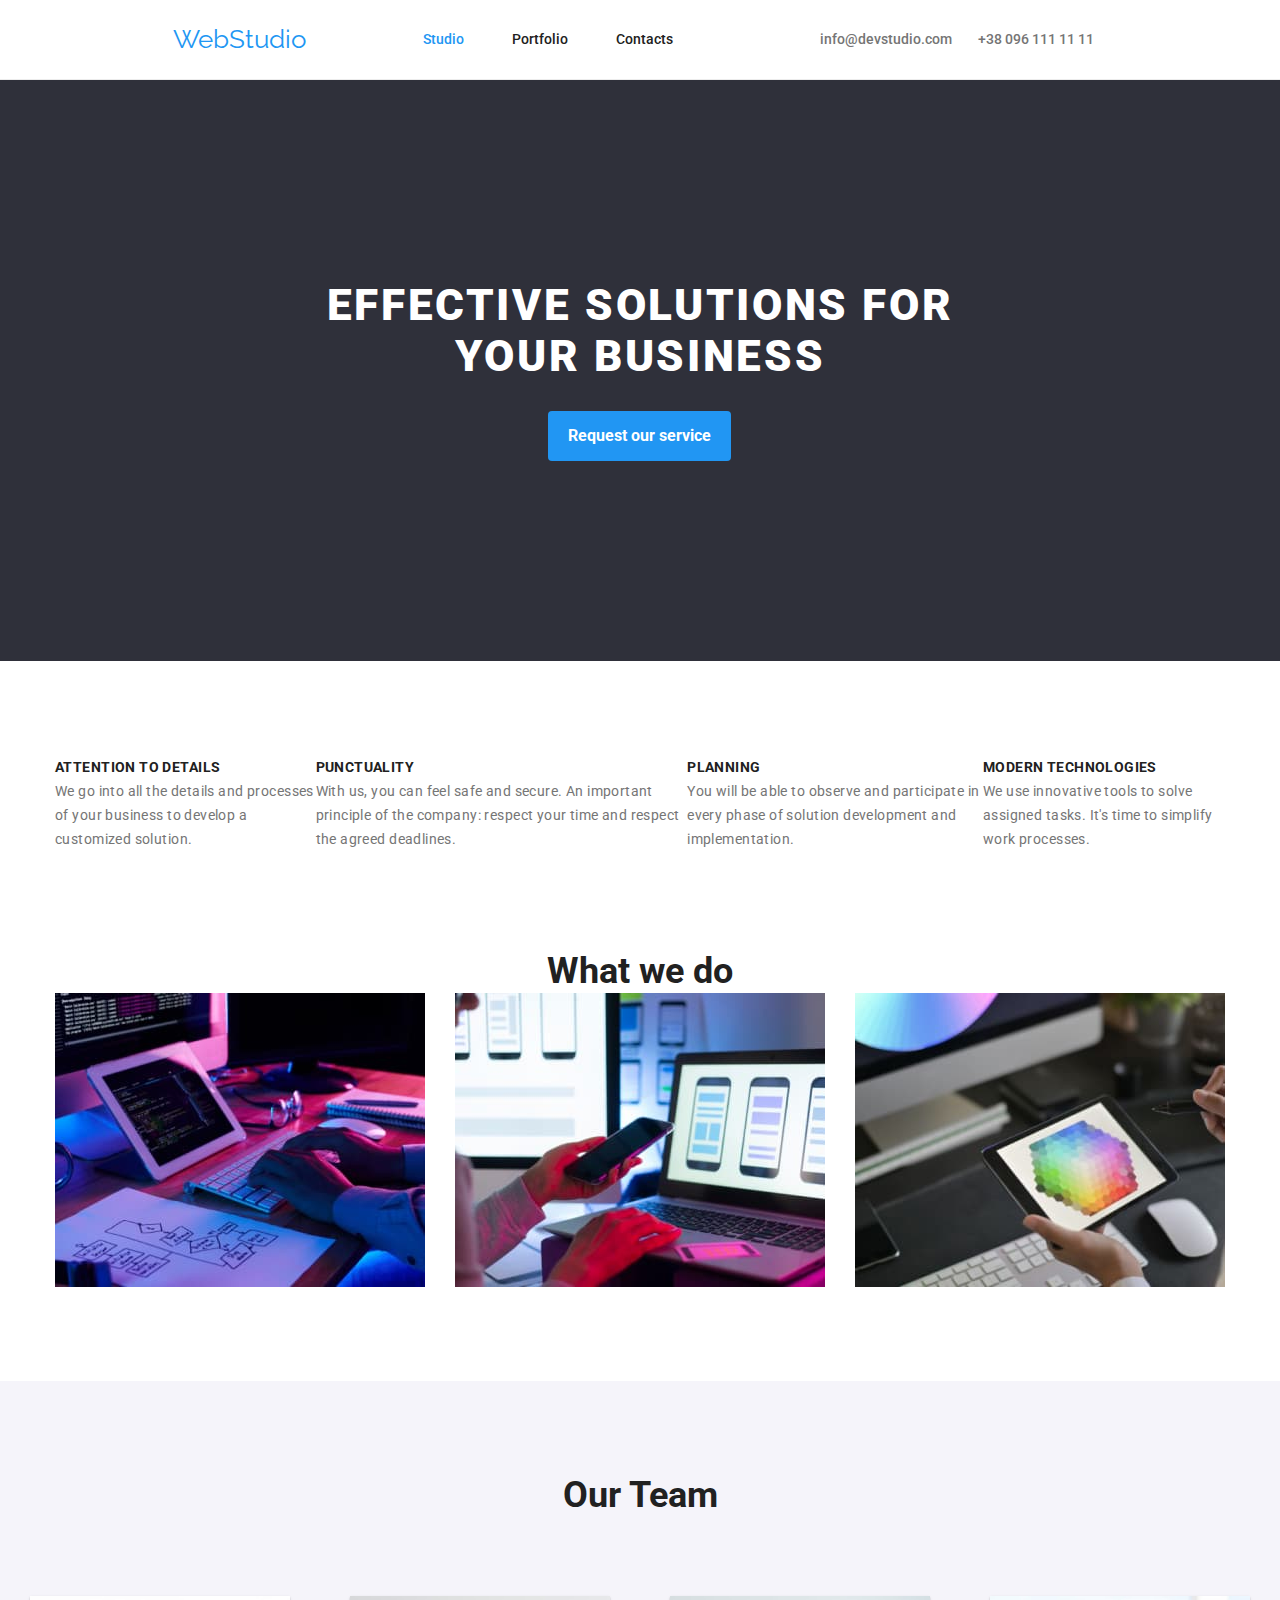
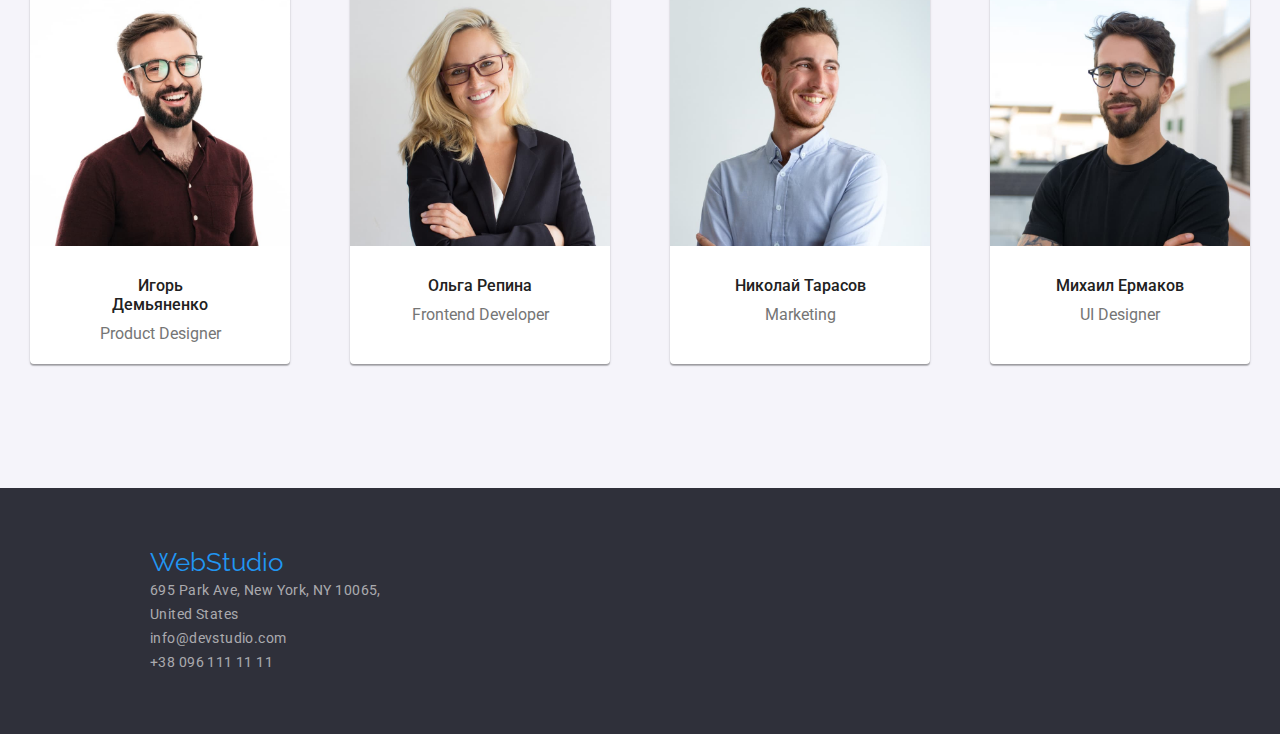
<file: index.html>
<!DOCTYPE html>
<html lang="en">
  <head>
    <meta charset="UTF-8" />
    <meta
      name="description"
      content="WebStudio is a leading engineering company that specializes in making websites with up-to-date standards & technologies"
    />
    <meta
      name="keywords"
      content="WebStudio, Website, Developers, Create, Solutions, Web solutions, technology"
    />
    <meta name="viewport" content="width=device-width, initial-scale=1.0" />
    <link rel="preconnect" href="https://fonts.googleapis.com" />
    <link rel="preconnect" href="https://fonts.gstatic.com" crossorigin />
    <link
      href="https://fonts.googleapis.com/css2?family=Raleway:wght@700&family=Roboto:wght@400;500;700;900&display=swap"
      rel="stylesheet"
    />
    <link
      rel="stylesheet"
      href="https://cdnjs.cloudflare.com/ajax/libs/modern-normalize/1.0.0/modern-normalize.min.css"
    />
    <link href="css/style.css" rel="stylesheet" />
    <title>WebStudio</title>
  </head>

  <header>
    <div class="header">
      <nav class="navbar">
        <a href="index.html" class="logo link">WebStudio</a>
        <ul class="nav-list list">
          <li>
            <a href="#" class="nav-items current-link link">Studio</a>
          </li>
          <li>
            <a href="portfolio.html" class="nav-items link">Portfolio</a>
          </li>
          <li>
            <a href="#" class="nav-items link">Contacts</a>
          </li>
        </ul>
      </nav>
      <ul class="right-navbar list">
        <li>
          <a href="mailto:info@devstudio.com" class="contact-information link"
            >info@devstudio.com</a
          >
        </li>
        <li>
          <a href="tel:+380961111111" class="contact-information link"
            >+38 096 111 11 11</a
          >
        </li>
      </ul>
    </div>
  </header>
  <main>
    <section class="main-section">
      <div>
        <h1 class="main-banner">
          EFFECTIVE SOLUTIONS FOR<br />
          YOUR BUSINESS
        </h1>
        <button type="button" id="request-service-button">
          Request our service
        </button>
      </div>
    </section>
    <section class="webstudio-selling-points">
      <div>
        <ul class="list">
          <li>
            <h3>ATTENTION TO DETAILS</h3>
            <p>
              We go into all the details and processes of your business to
              develop a customized solution.
            </p>
          </li>
          <li>
            <h3>PUNCTUALITY</h3>
            <p>
              With us, you can feel safe and secure. An important principle of
              the company: respect your time and respect the agreed deadlines.
            </p>
          </li>
          <li>
            <h3>PLANNING</h3>
            <p>
              You will be able to observe and participate in every phase of
              solution development and implementation.
            </p>
          </li>
          <li>
            <h3>MODERN TECHNOLOGIES</h3>
            <p>
              We use innovative tools to solve assigned tasks. It's time to
              simplify work processes.
            </p>
          </li>
        </ul>
      </div>
    </section>
    <section>
      <div class="what-we-do">
        <h2>What we do</h2>
        <ul class="images-section list">
          <li>
            <img
              src="./images/imglaptop-left.jpg"
              alt="image of someone at a desk typing on their tablet"
              width="370"
              height="294"
            />
          </li>
          <li>
            <img
              src="./images/imgPhone-middle.jpg"
              alt="image of someone using their phone infront of other screens"
              width="370"
              height="294"
            />
          </li>
          <li>
            <img
              src="./images/imgtablet-right.jpg"
              alt="image of someone using a tablet to pick colors"
              width="370"
              height="294"
            />
          </li>
        </ul>
      </div>
    </section>
    <section class="our-team">
      <div>
        <h2 class="our-team-header">Our Team</h2>
        <ul class="list">
          <li class="member-card">
            <img
              src="./images/imgguy-with-rdj-glasses.jpg"
              alt="Igor Demyanenko's personal picture who is the product desinger"
              width="270"
              height="260"
            />
            <h3 class="member-name" lang="ru">Игорь Демьяненко</h3>
            <p class="member-role">Product Designer</p>
          </li>
          <li class="member-card">
            <img
              src="./images/imgbusiness-woman.jpg"
              alt="Olga Repina's picture who is the frontend developer"
              width="270"
              height="260"
            />
            <h3 class="member-name" lang="ru">Ольга Репина</h3>
            <p class="member-role">Frontend Developer</p>
          </li>
          <li class="member-card">
            <img
              src="./images/imgguy-without-glasses.jpg"
              alt="Nikolay Tarasov's picture who works in marketing"
              width="270"
              height="260"
            />
            <h3 class="member-name" lang="ru">Николай Тарасов</h3>
            <p class="member-role">Marketing</p>
          </li>
          <li class="member-card">
            <img
              src="./images/imgguy-with-smirk.jpg"
              alt="Михаил Ермаков's picture who is the UI Designer"
              width="270"
              height="260"
            />
            <h3 class="member-name" lang="ru">Михаил Ермаков</h3>
            <p class="member-role">UI Designer</p>
          </li>
        </ul>
      </div>
    </section>
  </main>
  <footer class="footer-style">
    <div class="address-column">
      <a href="index.html" class="logo link">WebStudio</a>
      <address>
        <ul class="list">
          <li class="address-bar-items">
            <a href="#" class="link"
              >695 Park Ave, New York, NY 10065,<br />
              United States</a
            >
          </li>
          <li class="address-bar-items">
            <a href="mailto:info@devstudio.com" class="link"
              >info@devstudio.com</a
            >
          </li>
          <li class="address-bar-items">
            <a href="tel:+380961111111" class="link">+38 096 111 11 11</a>
          </li>
        </ul>
      </address>
    </div>
  </footer>
</html>
</file>
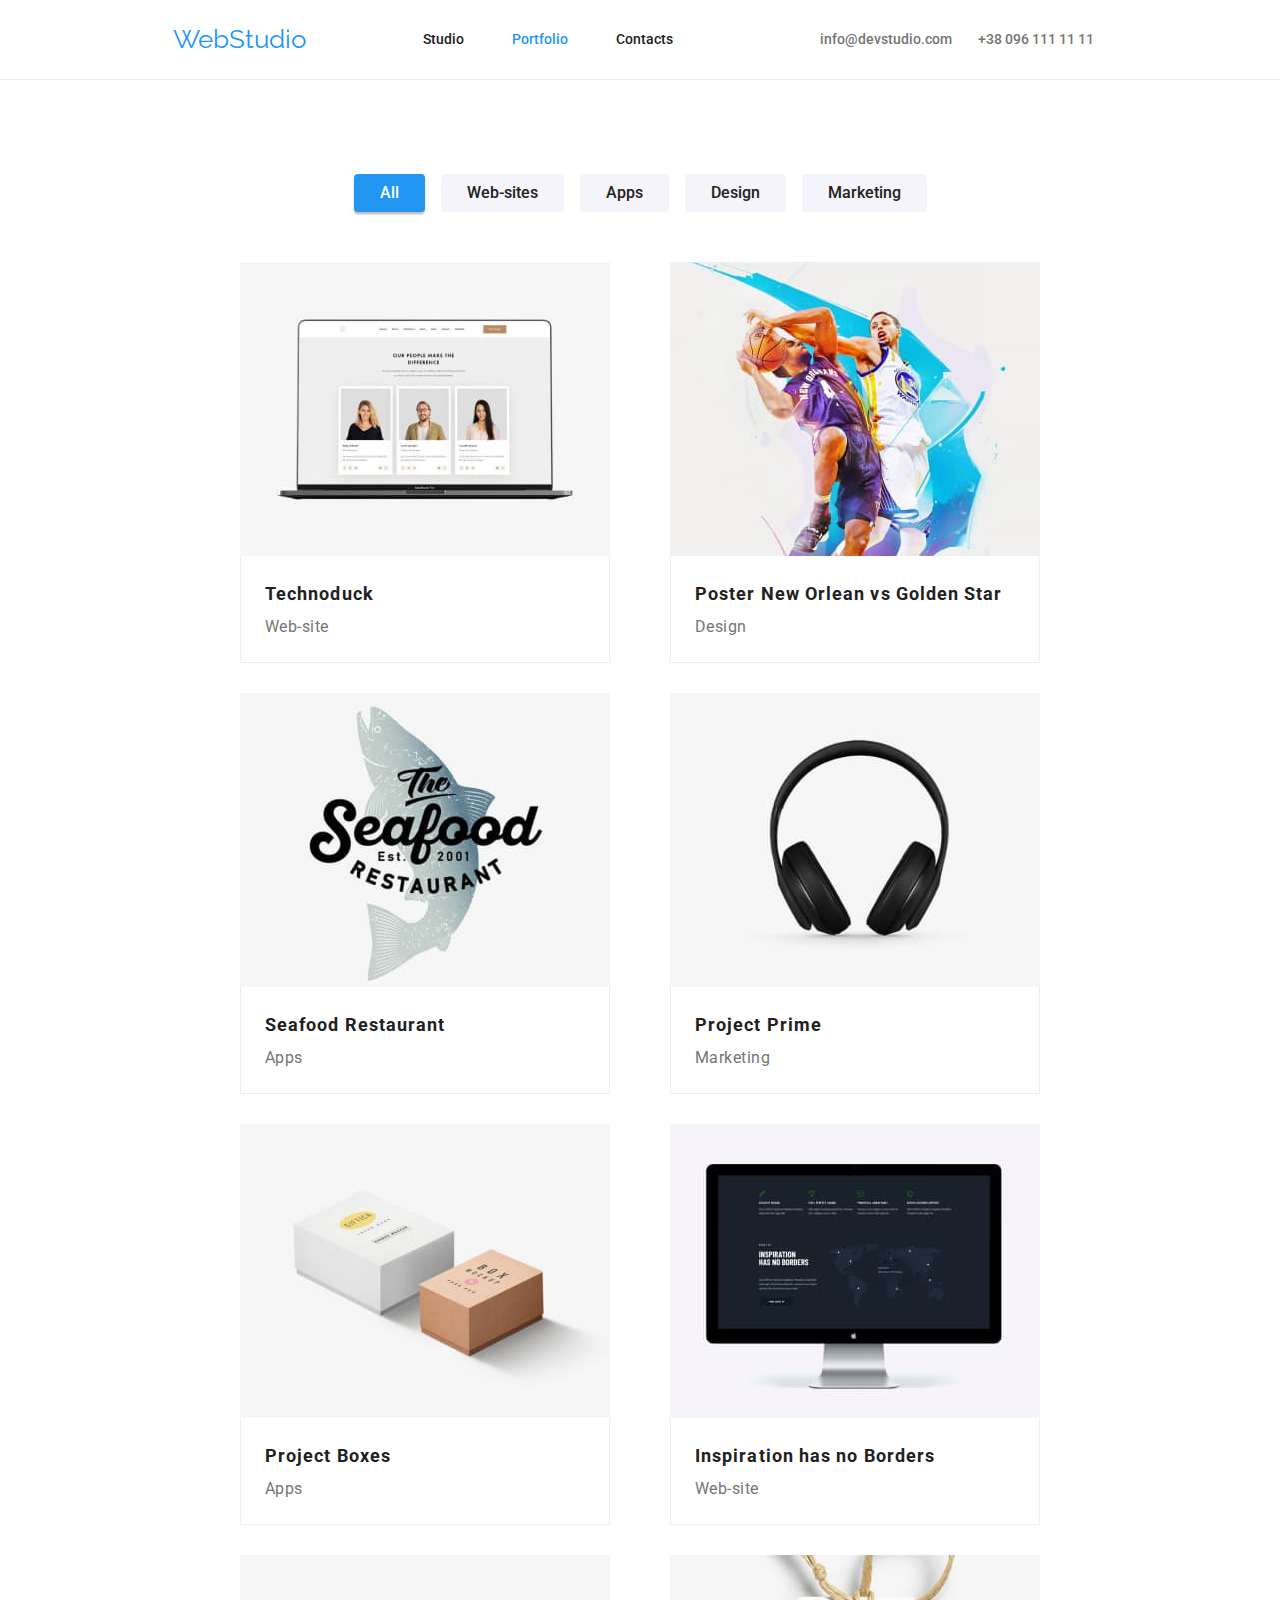
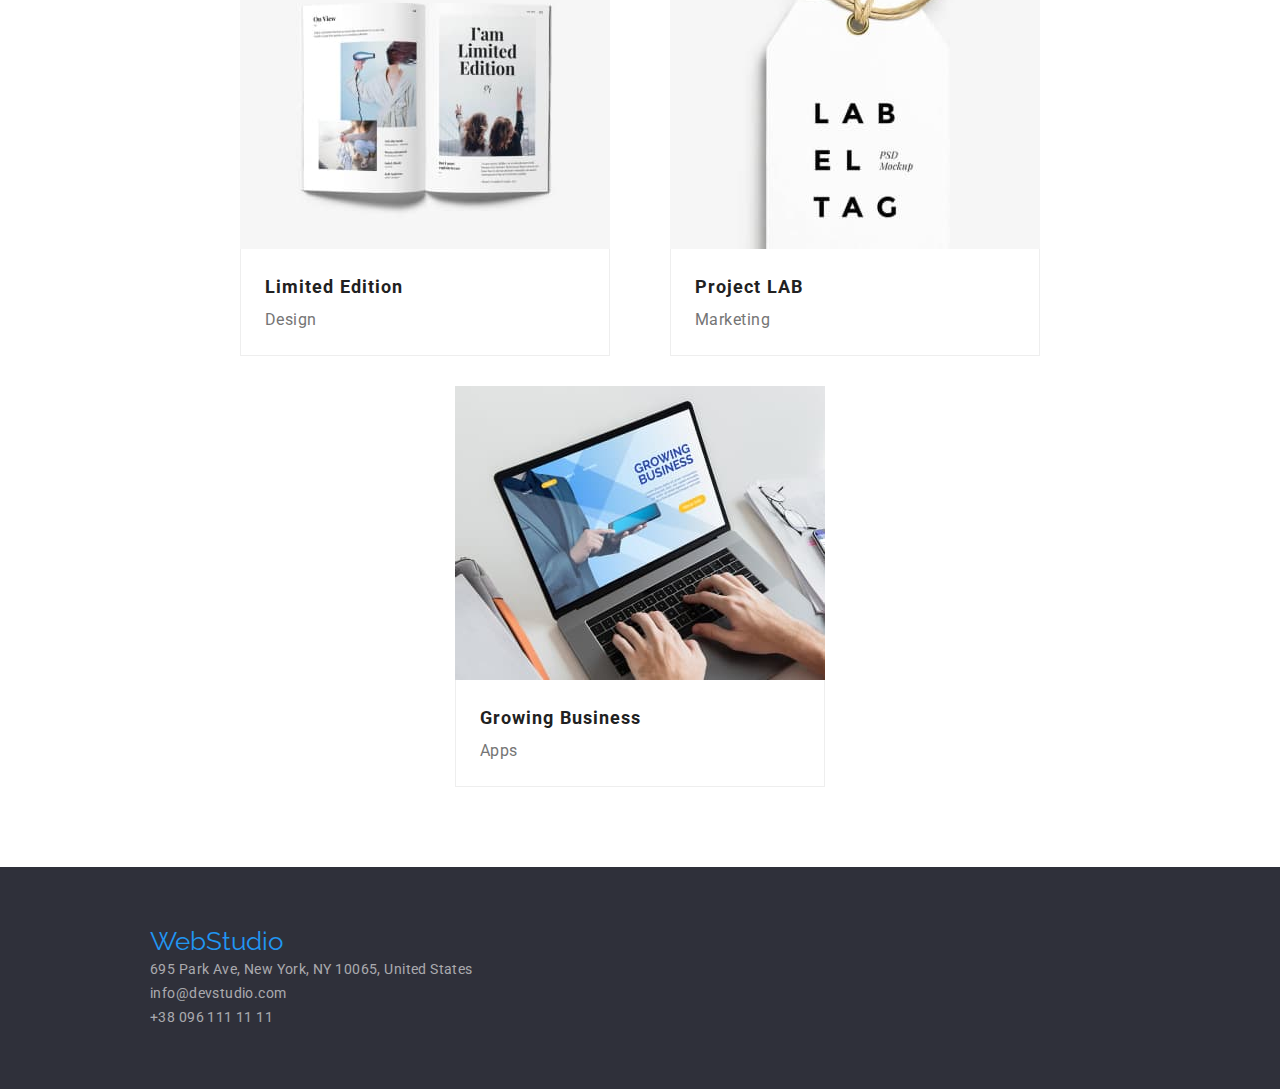
<file: portfolio.html>
<!DOCTYPE html>
<html lang="en">
  <head>
    <meta charset="UTF-8" />
    <meta
      name="description"
      content="This is the portfolio page for the website of WebStudio"
    />
    <meta
      name="keywords"
      content="WebStudio, Website, Developers, Create, Solutions, Web solutions, technology, Portfolio"
    />
    <meta name="viewport" content="width=device-width, initial-scale=1.0" />
    <link
      rel="stylesheet"
      href="https://cdnjs.cloudflare.com/ajax/libs/modern-normalize/1.0.0/modern-normalize.min.css"
    />
    <link href="css/style.css" rel="stylesheet" />
    <link rel="preconnect" href="https://fonts.googleapis.com" />
    <link rel="preconnect" href="https://fonts.gstatic.com" crossorigin />
    <link
      href="https://fonts.googleapis.com/css2?family=Raleway:wght@700&family=Roboto:wght@400;500;900&display=swap"
      rel="stylesheet"
    />
    <title>Portfolio - WebStudio</title>
  </head>

  <body>
    <header>
      <div class="header">
        <nav class="navbar">
          <a href="index.html" class="logo link">WebStudio</a>
          <ul class="nav-list list">
            <li>
              <a href="index.html" class="nav-items link">Studio</a>
            </li>
            <li>
              <a href="portfolio.html" class="nav-items current-link link"
                >Portfolio</a
              >
            </li>
            <li>
              <a href="#" class="nav-items link">Contacts</a>
            </li>
          </ul>
        </nav>
        <ul class="right-navbar list">
          <li>
            <a href="mailto:info@devstudio.com" class="contact-information link"
              >info@devstudio.com</a
            >
          </li>
          <li>
            <a href="tel:+380961111111" class="contact-information link"
              >+38 096 111 11 11</a
            >
          </li>
        </ul>
      </div>
    </header>
    <main>
      <section class="portfolio-showcase">
        <div>
          <ul class="selector-menu-buttons list">
            <li>
              <button type="button" class="filter-current">All</button>
            </li>
            <li>
              <button type="button">Web-sites</button>
            </li>
            <li>
              <button type="button">Apps</button>
            </li>
            <li>
              <button type="button">Design</button>
            </li>
            <li>
              <button type="button">Marketing</button>
            </li>
          </ul>

          <ul class="portfolio-showcase-pictures list">
            <li>
              <img
                src="./images/portfolio-images/imgportfolio-technoduck.jpg"
                width="370"
                height="294"
                alt="An image of a laptop with a website open on it"
              />
              <div class="project-wrapper">
                <h3>Technoduck</h3>
                <p>Web-site</p>
              </div>
            </li>
            <li>
              <img
                src="./images/portfolio-images/imgportfolio-neworleans-golden-star.jpg"
                width="370"
                height="294"
                alt="An image of Steph Curry blocking Herbet Jone's shot"
              />
              <div class="project-wrapper">
                <h3>Poster New Orlean vs Golden Star</h3>
                <p>Design</p>
              </div>
            </li>
            <li>
              <img
                src="./images/portfolio-images/imgportfolio-seafood.jpg"
                width="370"
                height="294"
                alt="An image of a poster for a seafood restaurant with a Shark on it"
              />
              <div class="project-wrapper">
                <h3>Seafood Restaurant</h3>
                <p>Apps</p>
              </div>
            </li>
            <li>
              <img
                src="./images/portfolio-images/imgporfolio-prime.jpg"
                width="370"
                height="294"
                alt="An image of a black pair of headphones with a white background"
              />
              <div class="project-wrapper">
                <h3>Project Prime</h3>
                <p>Marketing</p>
              </div>
            </li>
            <li>
              <img
                src="./images/portfolio-images/imgportfolio-project-boxes.jpg"
                width="370"
                height="294"
                alt="A picture of a white box and a redish/pink box"
              />
              <div class="project-wrapper">
                <h3>Project Boxes</h3>
                <p>Apps</p>
              </div>
            </li>
            <li>
              <img
                src="./images/portfolio-images/imgportfolio-inspiration-has-no-border.jpg"
                width="370"
                height="294"
                alt="Picture of Computer screen"
              />
              <div class="project-wrapper">
                <h3>Inspiration has no Borders</h3>
                <p>Web-site</p>
              </div>
            </li>
            <li>
              <img
                src="./images/portfolio-images/imgporfolio-limited-edition.jpg"
                width="370"
                height="294"
                alt="Picture of a book with the words limited edition printed on it"
              />
              <div class="project-wrapper">
                <h3>Limited Edition</h3>
                <p>Design</p>
              </div>
            </li>
            <li>
              <img
                src="./images/portfolio-images/imgportfolio-project-lab.jpg"
                width="370"
                height="294"
                alt="Picture of A Label with the words Label Tag written on it"
              />
              <div class="project-wrapper">
                <h3>Project LAB</h3>
                <p>Marketing</p>
              </div>
            </li>
            <li>
              <img
                src="./images/portfolio-images/imgportfolio-growing-buisness.jpg"
                width="370"
                height="294"
                alt="A picture of someone working on a laptop"
              />
              <div class="project-wrapper">
                <h3>Growing Business</h3>
                <p>Apps</p>
              </div>
            </li>
          </ul>
        </div>
      </section>
    </main>
    <footer class="footer-style">
      <div class="address-column">
        <a href="index.html" class="logo link">WebStudio</a>
        <address>
          <ul class="list">
            <li class="address-bar-items">
              <a href="#" class="link"
                >695 Park Ave, New York, NY 10065, United States</a
              >
            </li>
            <li class="address-bar-items">
              <a href="mailto:info@devstudio.com" class="link"
                >info@devstudio.com</a
              >
            </li>
            <li class="address-bar-items">
              <a href="tel:+380961111111" class="link">+38 096 111 11 11</a>
            </li>
          </ul>
        </address>
      </div>
    </footer>
  </body>
</html>
</file>
<file: css/style.css>
:root {
  --blue: #2196f3;
  --black: #212121;
  --grey: #757575;
  --white: #ffffff;
  --dark-blue: #2f303a;
  --off-white: #f5f4fa;
  --card-border-white: #eeeeee;
  --border-bottom-grey: #ececec;
  --white-60percent: rgba(255, 255, 255, 0.6);
  --button-hover-blue: #188ce8;
}

body {
  font-family: "Roboto", sans-serif;
  margin: 0 auto;
}

h1,
h2,
h3,
h4,
h5,
h6,
p {
  margin: 0;
}
html {
  box-sizing: border-box;
}
*,
*::after,
*::before {
  box-sizing: inherit;
}
img {
  display: block;
  max-width: 100%;
  height: auto;
}
address {
  font-style: normal;
}
.link {
  text-decoration: none;
  color: inherit;
}
.list {
  list-style: none;
  padding: 0;
  margin: 0;
}

.header {
  display: flex;
  justify-content: space-between;
  align-items: center;
  padding: 0 13.49%;
  height: 80px;
  border-bottom: 1px solid var(--border-bottom-grey);
}

.navbar {
  display: flex;
  justify-content: space-between;
  align-items: center;
  width: 500px;
}

a.current-link {
  color: var(--blue);
}

.nav-list {
  display: flex;
  justify-content: space-between;
  align-items: center;
  width: 50%;
}

.logo {
  font-family: "Raleway", sans-serif;
  font-size: 26px;
  color: var(--blue);
}

.right-navbar {
  width: 300px;
  display: flex;
  justify-content: space-around;
}

.nav-items {
  color: var(--black);
  font-size: 14px;
  font-weight: 500;
  transition-duration: 0.5s;
}

.contact-information {
  color: var(--grey);
  font-size: 14px;
  font-weight: 500;
  transition-duration: 0.5s;
}

.nav-items:hover,
.contact-information:hover {
  color: var(--blue);
}

.main-section {
  padding: 200px 0;
  background-color: var(--dark-blue);
  display: flex;
  flex-direction: column;
  justify-content: center;
  align-items: center;
  text-align: center; /** Centering The Button not sure if correct **/
}

.main-banner {
  color: var(--white);
  font-size: 44px;
  letter-spacing: 0.06em;
  font-weight: 900;
  padding-bottom: 30px;
}

.main-section button {
  color: var(--white);
  background-color: var(--blue);
  border-radius: 4px;
  border-style: none;
  padding: 10px 20px;
  line-height: 30px;
  font-weight: 700;
  font-size: 16px;
  cursor: pointer;
  transition: 200ms;
}

.main-section button:hover {
  background-color: var(--button-hover-blue);
}

.webstudio-selling-points {
  margin-bottom: 100px;
  margin-top: 94px;
  display: flex;
  justify-content: space-evenly;
}

.webstudio-selling-points div {
  width: 1170px;
}

.webstudio-selling-points ul {
  display: flex;
}

.webstudio-selling-points h3 {
  color: var(--black);
  font-size: 14px;
  font-weight: 700;
  line-height: 24px;
  letter-spacing: 0.03em;
}

.webstudio-selling-points p {
  color: var(--grey);
  font-size: 14px;
  font-weight: 400;
  line-height: 24px;
  letter-spacing: 0.03em;
}

.what-we-do {
  display: flex;
  flex-direction: column;
  align-items: center;
  margin-bottom: 94px;
}

.what-we-do h2 {
  font-weight: 700;
  font-size: 36px;
  text-align: center;
  color: var(--black);
}

.images-section {
  display: flex;
  justify-content: space-between;
  width: 1170px;
  align-items: center;
}

.our-team {
  width: 100%;
  background-color: var(--off-white);
  padding-bottom: 94px;
}

.our-team-header {
  padding-top: 94px;
  padding-bottom: 50px;
  color: var(--black);
  font-weight: 700;
  font-size: 36px;
  text-align: center;
}

.member-card {
  width: 270px;
  height: 368px;
  margin: 30px;
  background-color: var(--white);
  box-shadow: 0px 1px 3px rgba(0, 0, 0, 0.12), 0px 1px 1px rgba(0, 0, 0, 0.14),
    0px 2px 1px rgba(0, 0, 0, 0.2);
  border-radius: 0px 0px 4px 4px;
  text-align: center;
}

.member-name {
  font-weight: 500;
  color: var(--black);
  font-size: 16px;
  line-height: 19px;
  padding: 30px 60px 10px 60px;
}

.member-role {
  color: var(--grey);
  font-weight: 400;
  font-size: 16px;
  line-height: 19px;
}

.our-team ul {
  display: flex;
  justify-content: center;
}

.footer-style {
  background-color: var(--dark-blue);
  padding: 60px 0;
}

.address-column {
  margin-left: 150px;
}

.address-column ul {
  margin: 0;
  padding: 0;
}

.address-bar-items > a:hover {
  color: var(--white);
}

.address-bar-items > a {
  color: var(--white-60percent);
  font-size: 14px;
  line-height: 24px;
  letter-spacing: 0.03em;
  transition-duration: 0.5s;
}

.selector-menu-buttons {
  display: flex;
  flex-direction: row;
  justify-content: center;
  margin-bottom: 50px;
}
.selector-menu-buttons button {
  cursor: pointer;
  padding: 6px 26px;
  color: var(--black);
  background-color: var(--off-white);
  border-radius: 4px;
  border-style: hidden;
  margin: 0px 8px;
  transition: 200ms;
  font-weight: 500;
  font-size: 16px;
  line-height: 26px;
  font-family: "Roboto", sans-serif;
}
li > .filter-current {
  color: var(--white);
  background-color: var(--blue);
  box-shadow: 0px 3px 1px rgba(0, 0, 0, 0.1), 0px 1px 2px rgba(0, 0, 0, 0.08),
    0px 2px 2px rgba(0, 0, 0, 0.12);
}
.selector-menu-buttons button:hover {
  color: var(--white);
  background-color: var(--blue);
  box-shadow: 0px 3px 1px rgba(0, 0, 0, 0.1), 0px 1px 2px rgba(0, 0, 0, 0.08),
    0px 2px 2px rgba(0, 0, 0, 0.12);
}

.portfolio-showcase {
  margin-top: 94px;
}

.portfolio-showcase-pictures {
  display: flex;
  flex-direction: row;
  flex-wrap: wrap;
  justify-content: center;
  margin-bottom: 50px;
}

.portfolio-showcase-pictures li {
  cursor: pointer;
  margin: 0 30px 30px 30px;
}

.project-wrapper > h3 {
  font-weight: 700;
  font-size: 18px;
  line-height: 36px;
  letter-spacing: 0.06em;
  color: var(--black);
}

.project-wrapper > p {
  font-weight: 400;
  font-size: 16px;
  line-height: 30px;
  letter-spacing: 0.03em;
  color: var(--grey);
}

.project-wrapper {
  padding: 20px 24px;
  border: 1px solid var(--card-border-white);
  border-top: none;
}
</file>
